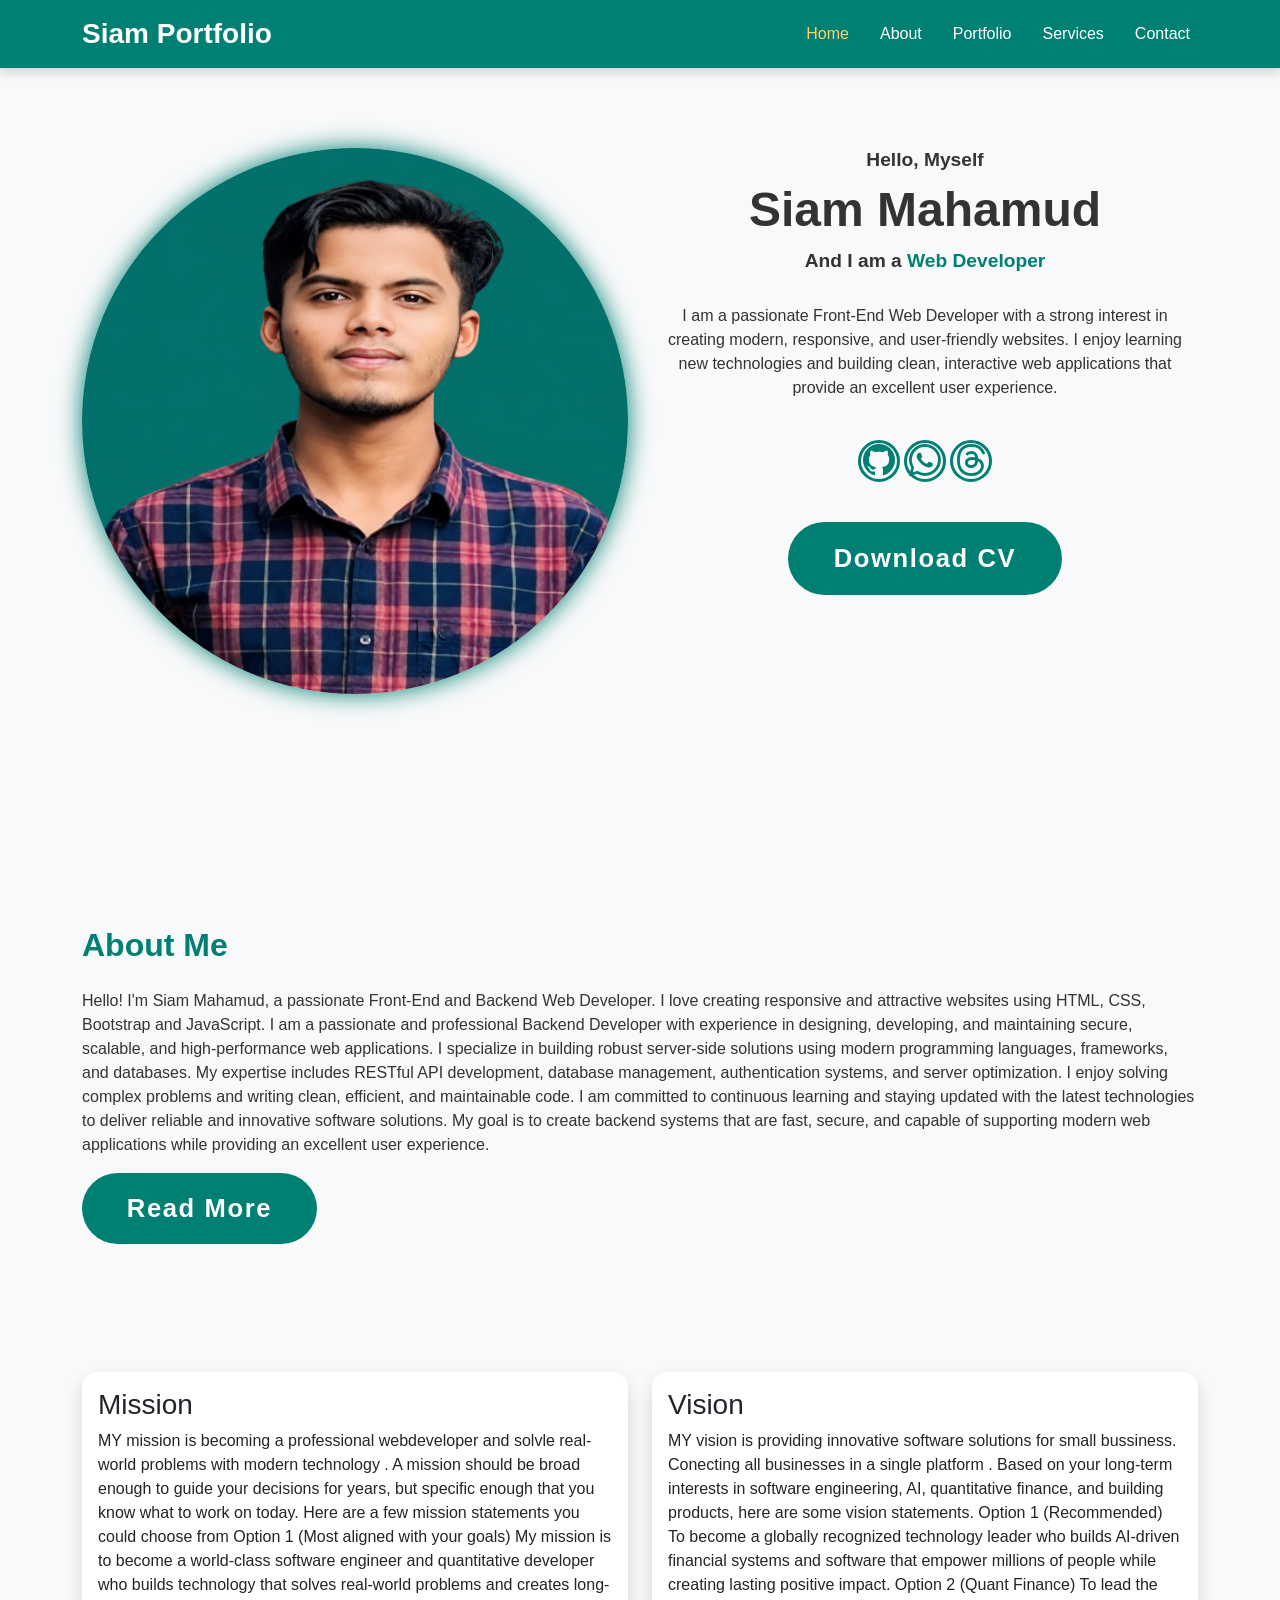
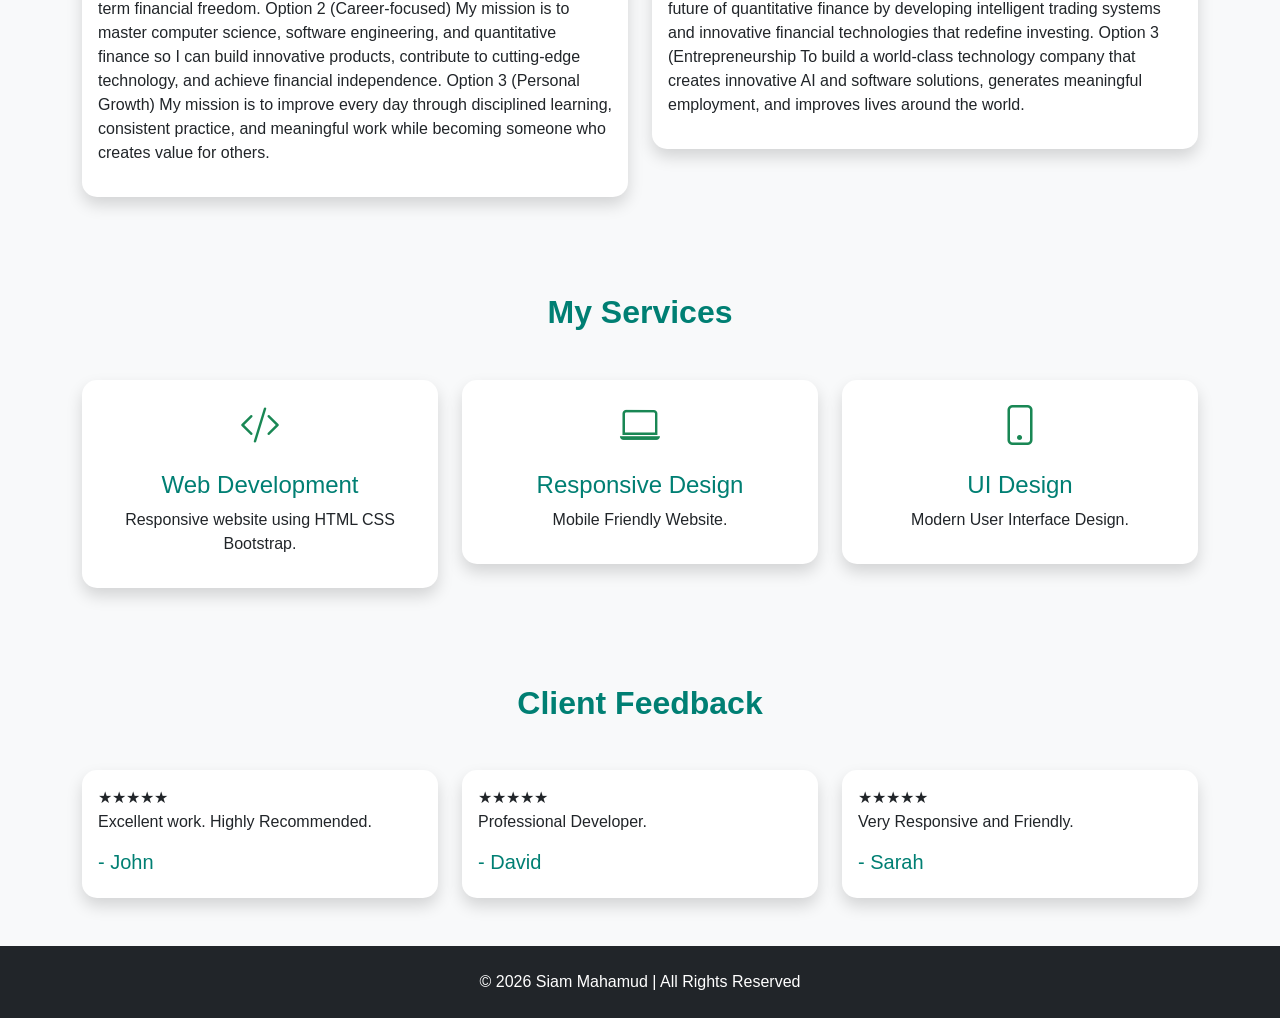
<file: index.html>
<!DOCTYPE html>
<html lang="en">
<head>
    <meta charset="UTF-8">
    <meta name="viewport" content="width=device-width, initial-scale=1.0">
    <title>Personal Portfolio</title>

    <!-- Bootstrap CSS -->
    <link href="https://cdn.jsdelivr.net/npm/bootstrap@5.3.7/dist/css/bootstrap.min.css" rel="stylesheet">

    <!-- Bootstrap Icons -->
    <link rel="stylesheet" href="https://cdn.jsdelivr.net/npm/bootstrap-icons@1.13.1/font/bootstrap-icons.min.css">

    <!-- Custom CSS -->
    <link rel="stylesheet" href="Css/style.css">
</head>
<body>

<!-- Navbar -->
<nav class="navbar navbar-expand-lg navbar-dark bg-dark sticky-top">
    <div class="container">
        <a class="navbar-brand fw-bold" href="#">Siam Portfolio</a>

        <button class="navbar-toggler" data-bs-toggle="collapse" data-bs-target="#menu">
            <span class="navbar-toggler-icon"></span>
        </button>

        <div class="collapse navbar-collapse" id="menu">
            <ul class="navbar-nav ms-auto">

                <li class="nav-item">
                    <a class="nav-link active" href="index.html">Home</a>
                </li>

                <li class="nav-item">
                    <a class="nav-link" href="about.html">About</a>
                </li>

                <li class="nav-item">
                    <a class="nav-link" href="portfolio.html">Portfolio</a>
                </li>

                <li class="nav-item">
                    <a class="nav-link" href="service.html">Services</a>
                </li>

                <li class="nav-item">
                    <a class="nav-link" href="contact.html">Contact</a>
                </li>

            </ul>
        </div>
    </div>
</nav>

<!-- Carousel -->

<section class=" container">

<div class="row">

<div class="home-img col-md-6 text-center">
    <img src="Image/image1.jpg" alt="profile image" >
</div>

<div class="home-content col-md-6 text-center">

    <h3>Hello, Myself</h3>
    <h1>Siam Mahamud</h1>
    <h3>
        And I am a <span class="ml-text"> Web Developer</span>
        
    </h3>
    <p>I am a passionate Front-End Web Developer with a strong interest in creating modern,
responsive, and user-friendly websites. I enjoy learning new technologies and
building clean, interactive web applications that provide an excellent user experience.</p><br>

    <p class="social-media">



        <a href="#"><i class="bi bi-github"></i></a>
        <a href="#"><i class="bi bi-whatsapp"></i></a>
        <a href="#"><i class="bi bi-threads"></i></a>
    </p><br>
    <a href="#" class="btn">Download CV</a>

</div>
</div>
<br><br><br>


</section>



</div>

</div>

</div>

</section>

    <section class="container">
    <div class="col-md-12">
        <h2>About Me</h2>

<p>
Hello! I'm Siam Mahamud, a passionate Front-End  and Backend  Web Developer.
I love creating responsive and attractive websites using HTML,
CSS, Bootstrap and JavaScript. I am a passionate and professional Backend Developer with experience in designing, developing, and maintaining secure, scalable, and high-performance web applications. I specialize in building robust server-side solutions using modern programming languages, frameworks, and databases. My expertise includes RESTful API development, database management, authentication systems, and server optimization. I enjoy solving complex problems and writing clean, efficient, and maintainable code. I am committed to continuous learning and staying updated with the latest technologies to deliver reliable and innovative software solutions. My goal is to create backend systems that are fast, secure, and capable of supporting modern web applications while providing an excellent user experience.
</p>

<a href="about.html" class="btn btn-success">
Read More
</a>

    </div>
</section>

<!-- Mission Vision -->

<section class="py-5 bg-light">

<div class="container">

<div class="row">

<div class="col-md-6">

<div class="card shadow">

<div class="card-body">

<h3>Mission</h3>

<p>
MY mission is becoming a professional webdeveloper and solvle
                             real-world problems with modern technology .
                             A mission should be broad enough to guide your decisions for years, 
                             but specific enough that you know what to work on today.

                            Here are a few mission statements you could choose from
                            Option 1 (Most aligned with your goals)
                            My mission is to become a world-class software engineer and quantitative 
                            developer who builds technology that solves real-world problems and creates 
                            long-term financial freedom.
                            Option 2 (Career-focused)
                            My mission is to master computer science, software engineering, and quantitative 
                            finance so I can build innovative products, contribute to cutting-edge 
                            technology, and achieve financial independence.
                            Option 3 (Personal Growth)
                            My mission is to improve every day through disciplined learning, 
                            consistent practice, and meaningful work while becoming someone who creates value for others.
</p>

</div>

</div>

</div>

<div class="col-md-6">

<div class="card shadow">

<div class="card-body">

<h3>Vision</h3>

<p>
MY vision is providing innovative software solutions for small bussiness.
                             Conecting all businesses in a single platform .
                             Based on your long-term interests in software engineering, AI, quantitative 
                             finance, and building products, here are some vision statements.

                            Option 1 (Recommended)
                            To become a globally recognized technology leader who builds AI-driven financial 
                            systems and software that empower millions of people while creating lasting positive impact.
                            Option 2 (Quant Finance)
                            To lead the future of quantitative finance by developing intelligent 
                            trading systems and innovative financial technologies that redefine investing.
                            Option 3 (Entrepreneurship
                            To build a world-class technology company that creates 
                            innovative AI and software solutions, generates meaningful employment, and improves lives around the world.
</p>

</div>

</div>

</div>

</div>

</div>

</section>

<!-- Services -->

<section class="py-5">

<div class="container">

<h2 class="text-center mb-5">
My Services
</h2>

<div class="row g-4">

<div class="col-md-4">

<div class="card text-center shadow">

<div class="card-body">

<i class="bi bi-code-slash fs-1 text-success"></i>

<h4>Web Development</h4>

<p>Responsive website using HTML CSS Bootstrap.</p>

</div>

</div>

</div>

<div class="col-md-4">

<div class="card text-center shadow">

<div class="card-body">

<i class="bi bi-laptop fs-1 text-success"></i>

<h4>Responsive Design</h4>

<p>Mobile Friendly Website.</p>

</div>

</div>

</div>

<div class="col-md-4">

<div class="card text-center shadow">

<div class="card-body">

<i class="bi bi-phone fs-1 text-success"></i>

<h4>UI Design</h4>

<p>Modern User Interface Design.</p>

</div>

</div>

</div>

</div>

</div>

</section>

<!-- Client Feedback -->

<section class="py-5 bg-light">

<div class="container">

<h2 class="text-center mb-5">
Client Feedback
</h2>

<div class="row">

<div class="col-md-4">

<div class="card shadow">

<div class="card-body">

★★★★★

<p>
Excellent work. Highly Recommended.
</p>

<h5>- John</h5>

</div>

</div>

</div>

<div class="col-md-4">

<div class="card shadow">

<div class="card-body">

★★★★★

<p>
Professional Developer.
</p>

<h5>- David</h5>

</div>

</div>

</div>

<div class="col-md-4">

<div class="card shadow">

<div class="card-body">

★★★★★

<p>
Very Responsive and Friendly.
</p>

<h5>- Sarah</h5>

</div>

</div>

</div>

</div>

</div>

</section>

<!-- Footer -->

<footer class="bg-dark text-white text-center p-4">

<p>
© 2026 Siam Mahamud | All Rights Reserved
</p>

</footer>

<!-- Bootstrap JS -->

<script src="https://cdn.jsdelivr.net/npm/bootstrap@5.3.7/dist/js/bootstrap.bundle.min.js"></script>

</body>
</html>
</file>
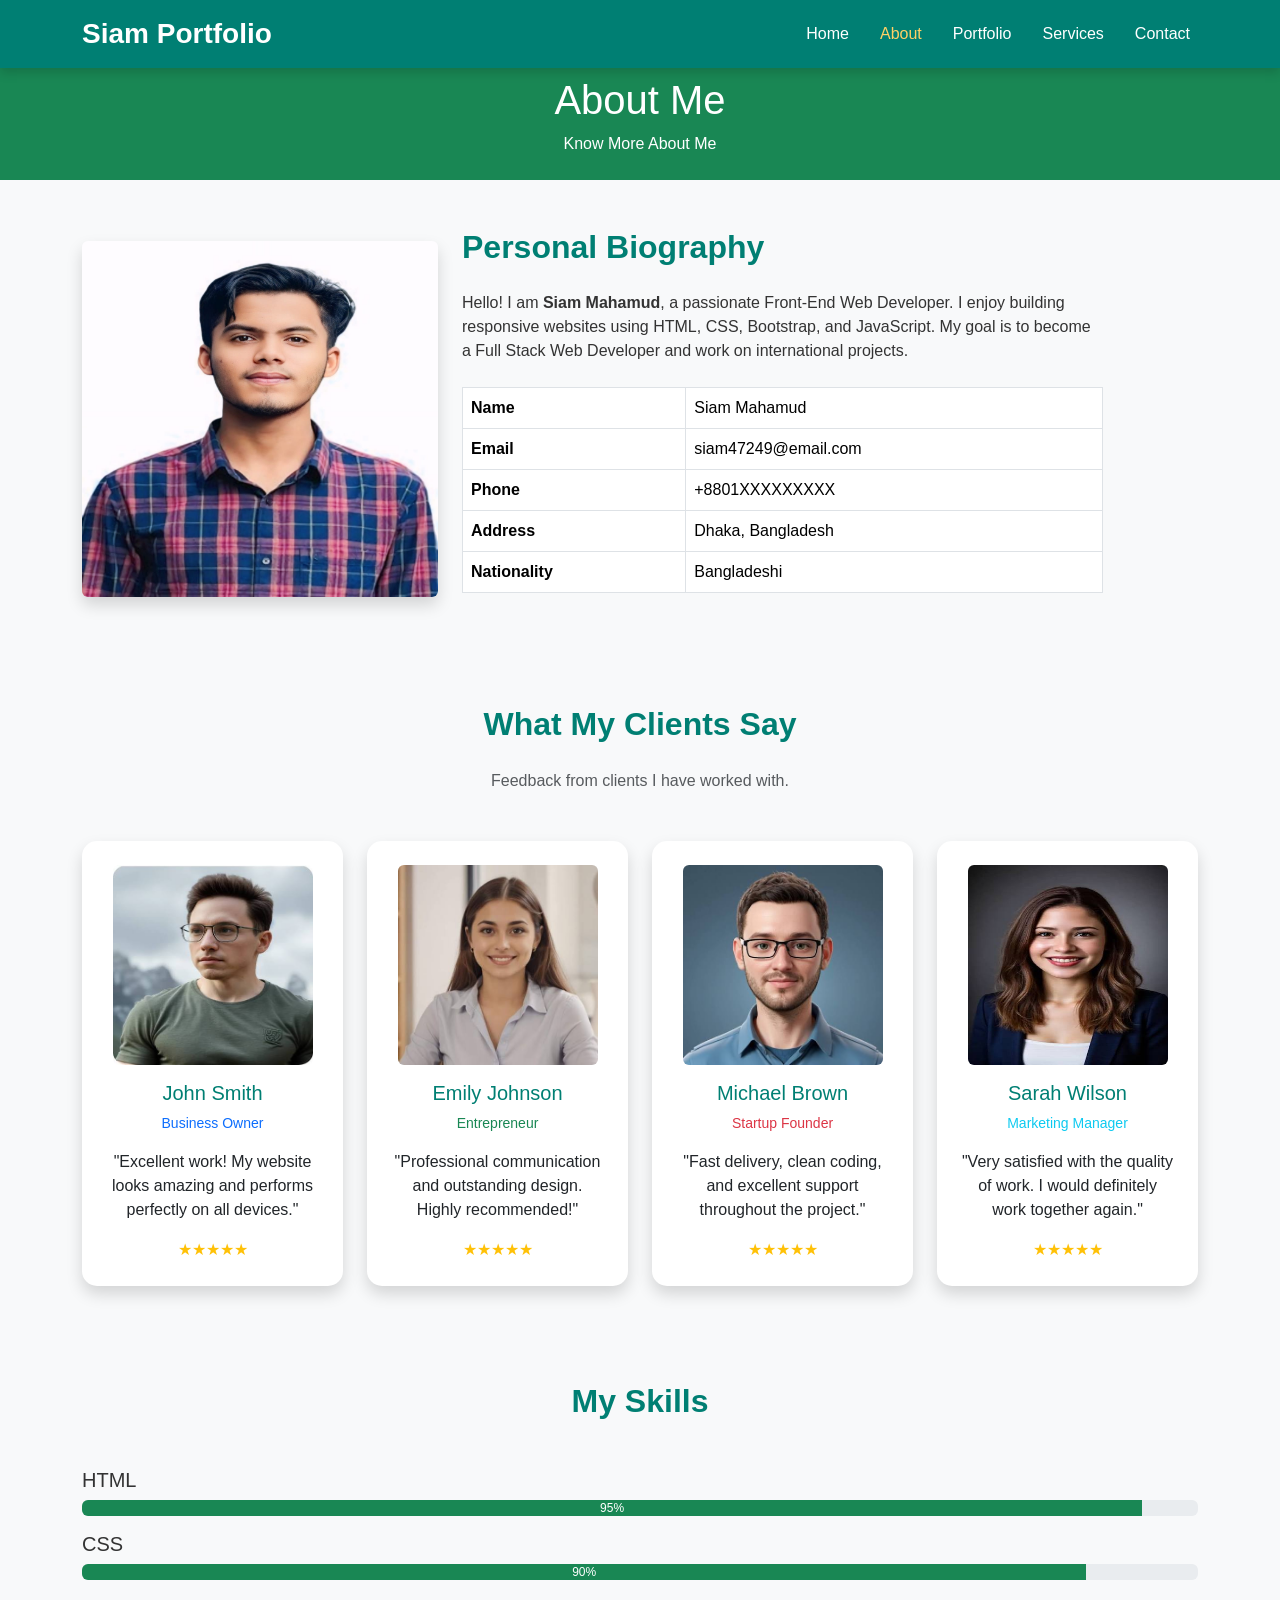
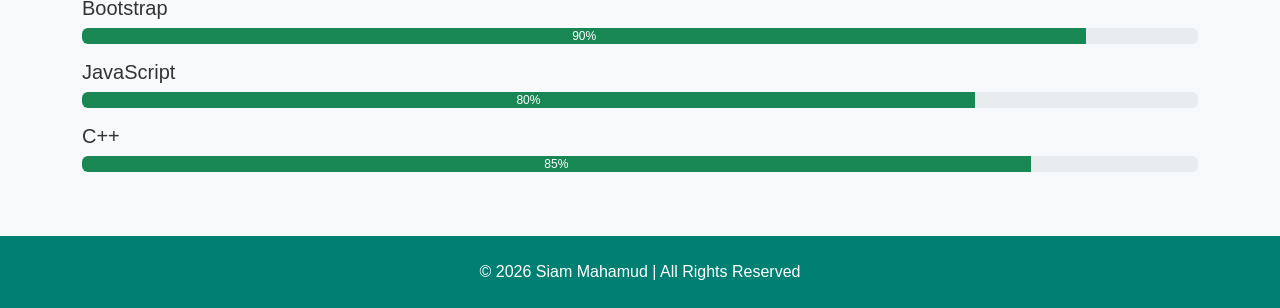
<file: about.html>
<!DOCTYPE html>
<html lang="en">

<head>
    <meta charset="UTF-8">
    <meta name="viewport" content="width=device-width, initial-scale=1.0">
    <title>About Me</title>

    <link href="https://cdn.jsdelivr.net/npm/bootstrap@5.3.7/dist/css/bootstrap.min.css" rel="stylesheet">

    <link rel="stylesheet" href="Css/style.css">
</head>

<body>

<!-- Navbar -->

<nav class="navbar navbar-expand-lg navbar-dark">

<div class="container">

<a class="navbar-brand" href="index.html">Siam Portfolio</a>

<button class="navbar-toggler" data-bs-toggle="collapse" data-bs-target="#menu">

<span class="navbar-toggler-icon"></span>

</button>

<div class="collapse navbar-collapse" id="menu">

<ul class="navbar-nav ms-auto">

<li class="nav-item"><a class="nav-link" href="index.html">Home</a></li>

<li class="nav-item"><a class="nav-link active" href="about.html">About</a></li>

<li class="nav-item"><a class="nav-link" href="portfolio.html">Portfolio</a></li>

<li class="nav-item"><a class="nav-link" href="service.html">Services</a></li>

<li class="nav-item"><a class="nav-link" href="contact.html">Contact</a></li>

</ul>

</div>

</div>

</nav>

<!-- Page Title -->

<section class="bg-success text-white text-center py-2">

<div class="container">

<h1>About Me</h1>

<p>Know More About Me</p>

</div>

</section>

<!-- Biography -->

<section class="py-5">

<div class="container">

<div class="row align-items-center">

<div class="col-lg-4 ">

<img src="Image/profile.jpg.jpeg" class="img-fluid rounded shadow">

</div>

<div class="col-lg-7">

<h2>Personal Biography</h2>

<p>
Hello! I am <strong>Siam Mahamud</strong>, a passionate Front-End Web Developer.
I enjoy building responsive websites using HTML, CSS, Bootstrap, and JavaScript.
My goal is to become a Full Stack Web Developer and work on international projects.
</p>

<table class="table table-bordered mt-4">

<tr>
<th>Name</th>
<td>Siam Mahamud</td>
</tr>

<tr>
<th>Email</th>
<td>siam47249@email.com</td>
</tr>

<tr>
<th>Phone</th>
<td>+8801XXXXXXXXX</td>
</tr>

<tr>
<th>Address</th>
<td>Dhaka, Bangladesh</td>
</tr>

<tr>
<th>Nationality</th>
<td>Bangladeshi</td>
</tr>

</table>

</div>

</div>

</div>

</section>

<!-- Existing Clients -->

<section class="container py-5">

    <div class="text-center mb-5">
        <h2 class="fw-bold">What My Clients Say</h2>
        <p class="text-muted">
            Feedback from clients I have worked with.
        </p>
    </div>

    <div class="row g-4">

        <!-- Client 1 -->
        <div class="col-md-6 col-lg-3">

            <div class="card shadow h-100 text-center p-4">

                <img src="Image/client2.jpg"
                     class="rounded mx-auto mb-3"
                     width="200"
                     height="200"
                     alt="Client 1">

                <h5>John Smith</h5>

                <small class="text-primary">
                    Business Owner
                </small>

                <p class="mt-3">
                    "Excellent work! My website looks amazing and performs perfectly on all devices."
                </p>

                <div class="text-warning">
                    ★★★★★
                </div>

            </div>

        </div>

        <!-- Client 2 -->
        <div class="col-md-6 col-lg-3">

            <div class="card shadow h-100 text-center p-4">

                <img src="Image/client4.jpg"
                     class="rounded mx-auto mb-3"
                     width="200"
                     height="200"
                     alt="Client 2">

                <h5>Emily Johnson</h5>

                <small class="text-success">
                    Entrepreneur
                </small>

                <p class="mt-3">
                    "Professional communication and outstanding design. Highly recommended!"
                </p>

                <div class="text-warning">
                    ★★★★★
                </div>

            </div>

        </div>

        <!-- Client 3 -->
        <div class="col-md-6 col-lg-3">

            <div class="card shadow h-100 text-center p-4">

                <img src="Image/client3.jpg"
                     class="rounded mx-auto mb-3"
                     width="200"
                     height="200"
                     alt="Client 3">

                <h5>Michael Brown</h5>

                <small class="text-danger">
                    Startup Founder
                </small>

                <p class="mt-3">
                    "Fast delivery, clean coding, and excellent support throughout the project."
                </p>

                <div class="text-warning">
                    ★★★★★
                </div>

            </div>

        </div>

        <!-- Client 4 -->
        <div class="col-md-6 col-lg-3">

            <div class="card shadow h-100 text-center p-4">

                <img src="Image/client1.jpg"
                     class="rounded mx-auto mb-3"
                     width="200"
                     height="200"
                     alt="Client 4">

                <h5>Sarah Wilson</h5>

                <small class="text-info">
                    Marketing Manager
                </small>

                <p class="mt-3">
                    "Very satisfied with the quality of work. I would definitely work together again."
                </p>

                <div class="text-warning">
                    ★★★★★
                </div>

            </div>

        </div>

    </div>

</section>

<!-- Skills -->

<section class="py-5">

<div class="container">

<h2 class="text-center mb-5">My Skills</h2>

<h5>HTML</h5>

<div class="progress mb-3">

<div class="progress-bar bg-success" style="width:95%">

95%

</div>

</div>

<h5>CSS</h5>

<div class="progress mb-3">

<div class="progress-bar bg-success" style="width:90%">

90%

</div>

</div>

<h5>Bootstrap</h5>

<div class="progress mb-3">

<div class="progress-bar bg-success" style="width:90%">

90%

</div>

</div>

<h5>JavaScript</h5>

<div class="progress mb-3">

<div class="progress-bar bg-success" style="width:80%">

80%

</div>

</div>

<h5>C++</h5>

<div class="progress mb-3">

<div class="progress-bar bg-success" style="width:85%">

85%

</div>

</div>

</div>

</section>

<!-- Footer -->

<footer class="text-center text-white p-4">

<p>© 2026 Siam Mahamud | All Rights Reserved</p>

</footer>

<script src="https://cdn.jsdelivr.net/npm/bootstrap@5.3.7/dist/js/bootstrap.bundle.min.js"></script>

</body>

</html>
</file>
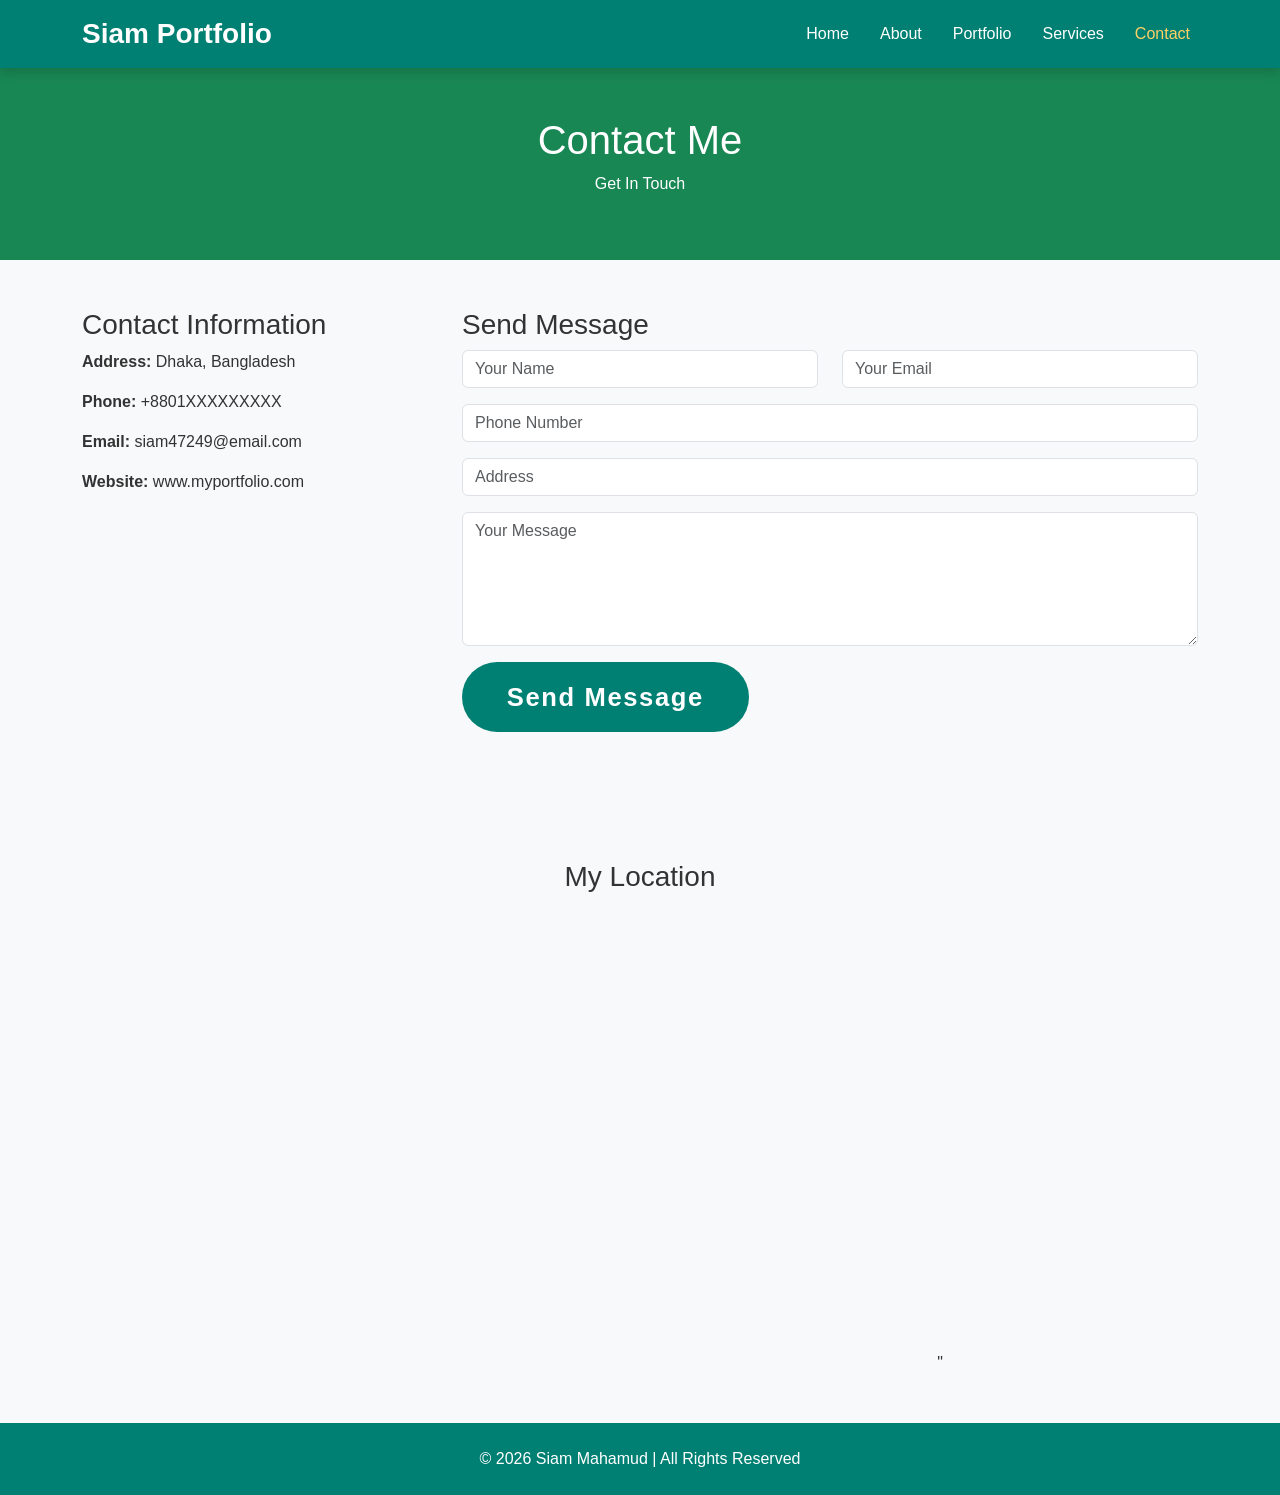
<file: contact.html>
<!DOCTYPE html>
<html lang="en">
<head>
<meta charset="UTF-8">
<meta name="viewport" content="width=device-width, initial-scale=1.0">

<title>Contact</title>

<link href="https://cdn.jsdelivr.net/npm/bootstrap@5.3.7/dist/css/bootstrap.min.css" rel="stylesheet">
<link rel="stylesheet" href="Css/style.css">
</head>

<body>

<!-- Navbar -->

<nav class="navbar navbar-expand-lg navbar-dark">

<div class="container">

<a class="navbar-brand" href="index.html">Siam Portfolio</a>

<button class="navbar-toggler" data-bs-toggle="collapse" data-bs-target="#menu">
<span class="navbar-toggler-icon"></span>
</button>

<div class="collapse navbar-collapse" id="menu">

<ul class="navbar-nav ms-auto">

<li class="nav-item"><a class="nav-link" href="index.html">Home</a></li>

<li class="nav-item"><a class="nav-link" href="about.html">About</a></li>

<li class="nav-item"><a class="nav-link" href="portfolio.html">Portfolio</a></li>

<li class="nav-item"><a class="nav-link" href="service.html">Services</a></li>

<li class="nav-item"><a class="nav-link active" href="contact.html">Contact</a></li>

</ul>

</div>

</div>

</nav>

<!-- Page Title -->

<section class="bg-success text-white text-center py-5">

<div class="container">

<h1>Contact Me</h1>

<p>Get In Touch</p>

</div>

</section>

<!-- Contact Info -->

<section class="py-5">

<div class="container">

<div class="row">

<div class="col-lg-4">

<h3>Contact Information</h3>

<p><strong>Address:</strong> Dhaka, Bangladesh</p>

<p><strong>Phone:</strong> +8801XXXXXXXXX</p>

<p><strong>Email:</strong> siam47249@email.com</p>

<p><strong>Website:</strong> www.myportfolio.com</p>

</div>

<!-- Contact Form -->

<div class="col-lg-8">

<h3>Send Message</h3>

<form id="contactForm">

<div class="row">

<div class="col-md-6 mb-3">

<input type="text" id="name" class="form-control" placeholder="Your Name">

</div>

<div class="col-md-6 mb-3">

<input type="email" id="email" class="form-control" placeholder="Your Email">

</div>

</div>

<div class="mb-3">

<input type="text" id="phone" class="form-control" placeholder="Phone Number">

</div>

<div class="mb-3">

<input type="text" id="address" class="form-control" placeholder="Address">

</div>

<div class="mb-3">

<textarea id="message" rows="5" class="form-control" placeholder="Your Message"></textarea>

</div>

<button type="submit" class="btn btn-success">

Send Message

</button>

</form>

</div>

</div>

</div>

</section>

<!-- Google Map -->

<section class="pb-5">

<div class="container" id="map">

<h3 class="text-center mb-4">My Location</h3>

<iframe src="https://www.google.com/maps/embed?pb=!1m18!1m12!1m3!1d3649.849393842342!2d90.3568249756897!3d23.823953978620395!2m3!1f0!2f0!3f0!3m2!1i1024!2i768!4f13.1!3m3!1m2!1s0x3755c19be52acff3%3A0x704eb6971cb9fc9!2sExtension%20Pallabi!5e0!3m2!1sen!2sbd!4v1784642431813!5m2!1sen!2sbd" width="600" height="450" style="border:0;" allowfullscreen="" loading="lazy" referrerpolicy="strict-origin-when-cross-origin" ></iframe>"
</div>

</section>

<!-- Footer -->

<footer class="text-center text-white p-4">

<p>© 2026 Siam Mahamud | All Rights Reserved</p>

</footer>

<!-- Bootstrap JS -->

<script src="https://cdn.jsdelivr.net/npm/bootstrap@5.3.7/dist/js/bootstrap.bundle.min.js"></script>

<!-- Validation JS -->

<script>

document.getElementById("contactForm").addEventListener("submit", function(e){

e.preventDefault();

let name = document.getElementById("name").value;
let email = document.getElementById("email").value;
let phone = document.getElementById("phone").value;
let address = document.getElementById("address").value;
let message = document.getElementById("message").value;

if(name == "" || email == "" || phone == "" || address == "" || message == ""){

alert("All fields are required!");

return;

}

if(phone.length < 11){

alert("Phone number must be at least 11 digits!");

return;

}

alert("Message Sent Successfully!");

});

</script>

</body>
</html>
</file>
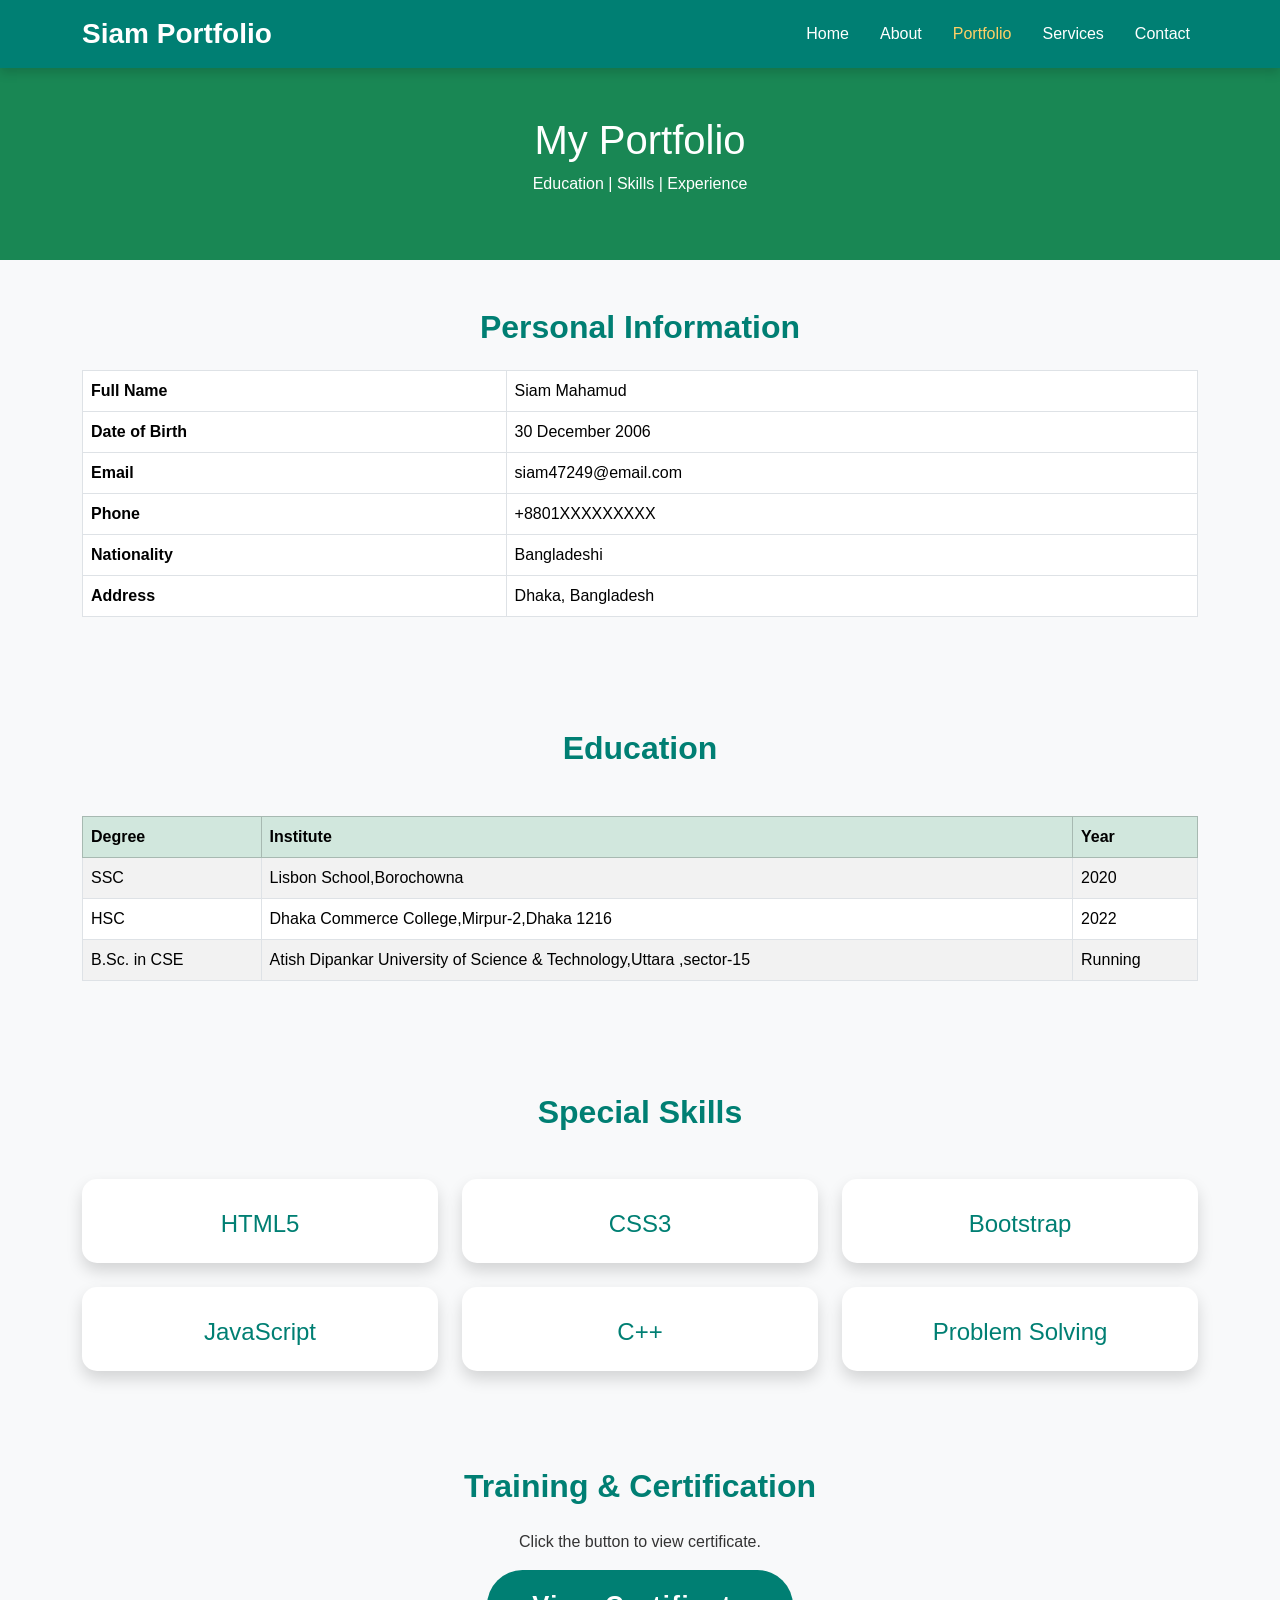
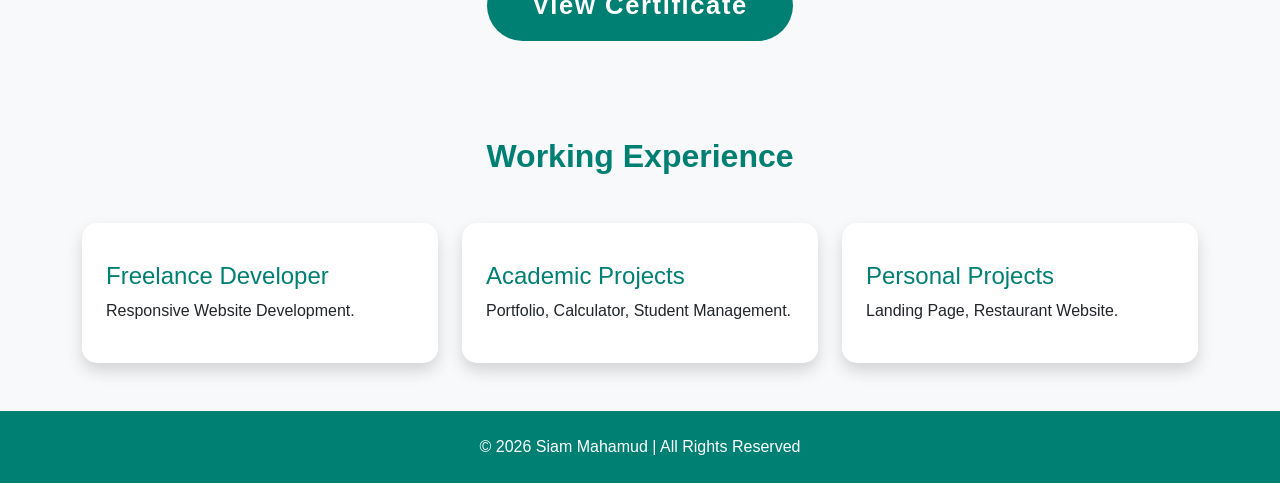
<file: portfolio.html>
<!DOCTYPE html>
<html lang="en">

<head>
<meta charset="UTF-8">
<meta name="viewport" content="width=device-width, initial-scale=1.0">

<title>Portfolio</title>

<link href="https://cdn.jsdelivr.net/npm/bootstrap@5.3.7/dist/css/bootstrap.min.css" rel="stylesheet">

<link rel="stylesheet" href="Css/style.css">

</head>

<body>

<!-- Navbar -->

<nav class="navbar navbar-expand-lg navbar-dark">

<div class="container">

<a class="navbar-brand" href="index.html">Siam Portfolio</a>

<button class="navbar-toggler" data-bs-toggle="collapse" data-bs-target="#menu">
<span class="navbar-toggler-icon"></span>
</button>

<div class="collapse navbar-collapse" id="menu">

<ul class="navbar-nav ms-auto">

<li class="nav-item"><a class="nav-link" href="index.html">Home</a></li>

<li class="nav-item"><a class="nav-link" href="about.html">About</a></li>

<li class="nav-item"><a class="nav-link active" href="portfolio.html">Portfolio</a></li>

<li class="nav-item"><a class="nav-link" href="service.html">Services</a></li>

<li class="nav-item"><a class="nav-link" href="contact.html">Contact</a></li>

</ul>

</div>

</div>

</nav>

<!-- Page Title -->

<section class="bg-success text-white text-center py-5">

<div class="container">

<h1>My Portfolio</h1>

<p>Education | Skills | Experience</p>

</div>

</section>

<!-- Personal Information -->

<section class="py-5">

<div class="container">

<h2 class="text-center mb-4">Personal Information</h2>

<table class="table table-bordered">

<tr>
<th>Full Name</th>
<td>Siam Mahamud</td>
</tr>

<tr>
<th>Date of Birth</th>
<td>30 December 2006</td>
</tr>

<tr>
<th>Email</th>
<td>siam47249@email.com</td>
</tr>

<tr>
<th>Phone</th>
<td>+8801XXXXXXXXX</td>
</tr>

<tr>
<th>Nationality</th>
<td>Bangladeshi</td>
</tr>

<tr>
<th>Address</th>
<td>Dhaka, Bangladesh</td>
</tr>

</table>

</div>

</section>

<!-- Education -->

<section class="py-5 bg-light">

<div class="container">

<h2 class="text-center mb-5">Education</h2>

<table class="table table-striped table-bordered">

<thead class="table-success">

<tr>

<th>Degree</th>

<th>Institute</th>

<th>Year</th>

</tr>

</thead>

<tbody>

<tr>

<td>SSC</td>

<td>Lisbon School,Borochowna</td>

<td>2020</td>

</tr>

<tr>

<td>HSC</td>

<td>Dhaka Commerce College,Mirpur-2,Dhaka 1216</td>

<td>2022</td>

</tr>

<tr>

<td>B.Sc. in CSE</td>

<td>Atish Dipankar University of Science & Technology,Uttara ,sector-15</td>

<td>Running</td>

</tr>

</tbody>

</table>

</div>

</section>

<!-- Special Skills -->

<section class="py-5">

<div class="container">

<h2 class="text-center mb-5">Special Skills</h2>

<div class="row">

<div class="col-md-4">

<div class="card shadow p-3 text-center">

<h4>HTML5</h4>

</div>

</div>

<div class="col-md-4">

<div class="card shadow p-3 text-center">

<h4>CSS3</h4>

</div>

</div>

<div class="col-md-4">

<div class="card shadow p-3 text-center">

<h4>Bootstrap</h4>

</div>

</div>

<div class="col-md-4 mt-4">

<div class="card shadow p-3 text-center">

<h4>JavaScript</h4>

</div>

</div>

<div class="col-md-4 mt-4">

<div class="card shadow p-3 text-center">

<h4>C++</h4>

</div>

</div>

<div class="col-md-4 mt-4">

<div class="card shadow p-3 text-center">

<h4>Problem Solving</h4>

</div>

</div>

</div>

</div>

</section>

<!-- Training -->

<section class="py-5 bg-light">

<div class="container text-center">

<h2>Training & Certification</h2>

<p>Click the button to view certificate.</p>

<button class="btn btn-success" data-bs-toggle="modal" data-bs-target="#certificate">

View Certificate

</button>

</div>

</section>

<!-- Modal -->

<div class="modal fade" id="certificate">

<div class="modal-dialog">

<div class="modal-content">

<div class="modal-header">

<h5 class="modal-title">

Training Certificate

</h5>

<button class="btn-close" data-bs-dismiss="modal"></button>

</div>

<div class="modal-body">

<ul>

<li>Web Design Certificate</li>

<li>Responsive Web Design</li>

<li>JavaScript Basic</li>

<li>Bootstrap 5</li>

</ul>

</div>

<div class="modal-footer">

<button class="btn btn-secondary" data-bs-dismiss="modal">

Close

</button>

</div>

</div>

</div>

</div>

<!-- Experience -->

<section class="py-5">

<div class="container">

<h2 class="text-center mb-5">

Working Experience

</h2>

<div class="row">

<div class="col-md-4">

<div class="card shadow p-4">

<h4>Freelance Developer</h4>

<p>Responsive Website Development.</p>

</div>

</div>

<div class="col-md-4">

<div class="card shadow p-4">

<h4>Academic Projects</h4>

<p>Portfolio, Calculator, Student Management.</p>

</div>

</div>

<div class="col-md-4">

<div class="card shadow p-4">

<h4>Personal Projects</h4>

<p>Landing Page, Restaurant Website.</p>

</div>

</div>

</div>

</div>

</section>

<!-- Footer -->

<footer class="text-center text-white p-4">

<p>

© 2026 Siam Mahamud | All Rights Reserved

</p>

</footer>

<script src="https://cdn.jsdelivr.net/npm/bootstrap@5.3.7/dist/js/bootstrap.bundle.min.js"></script>

</body>

</html>
</file>
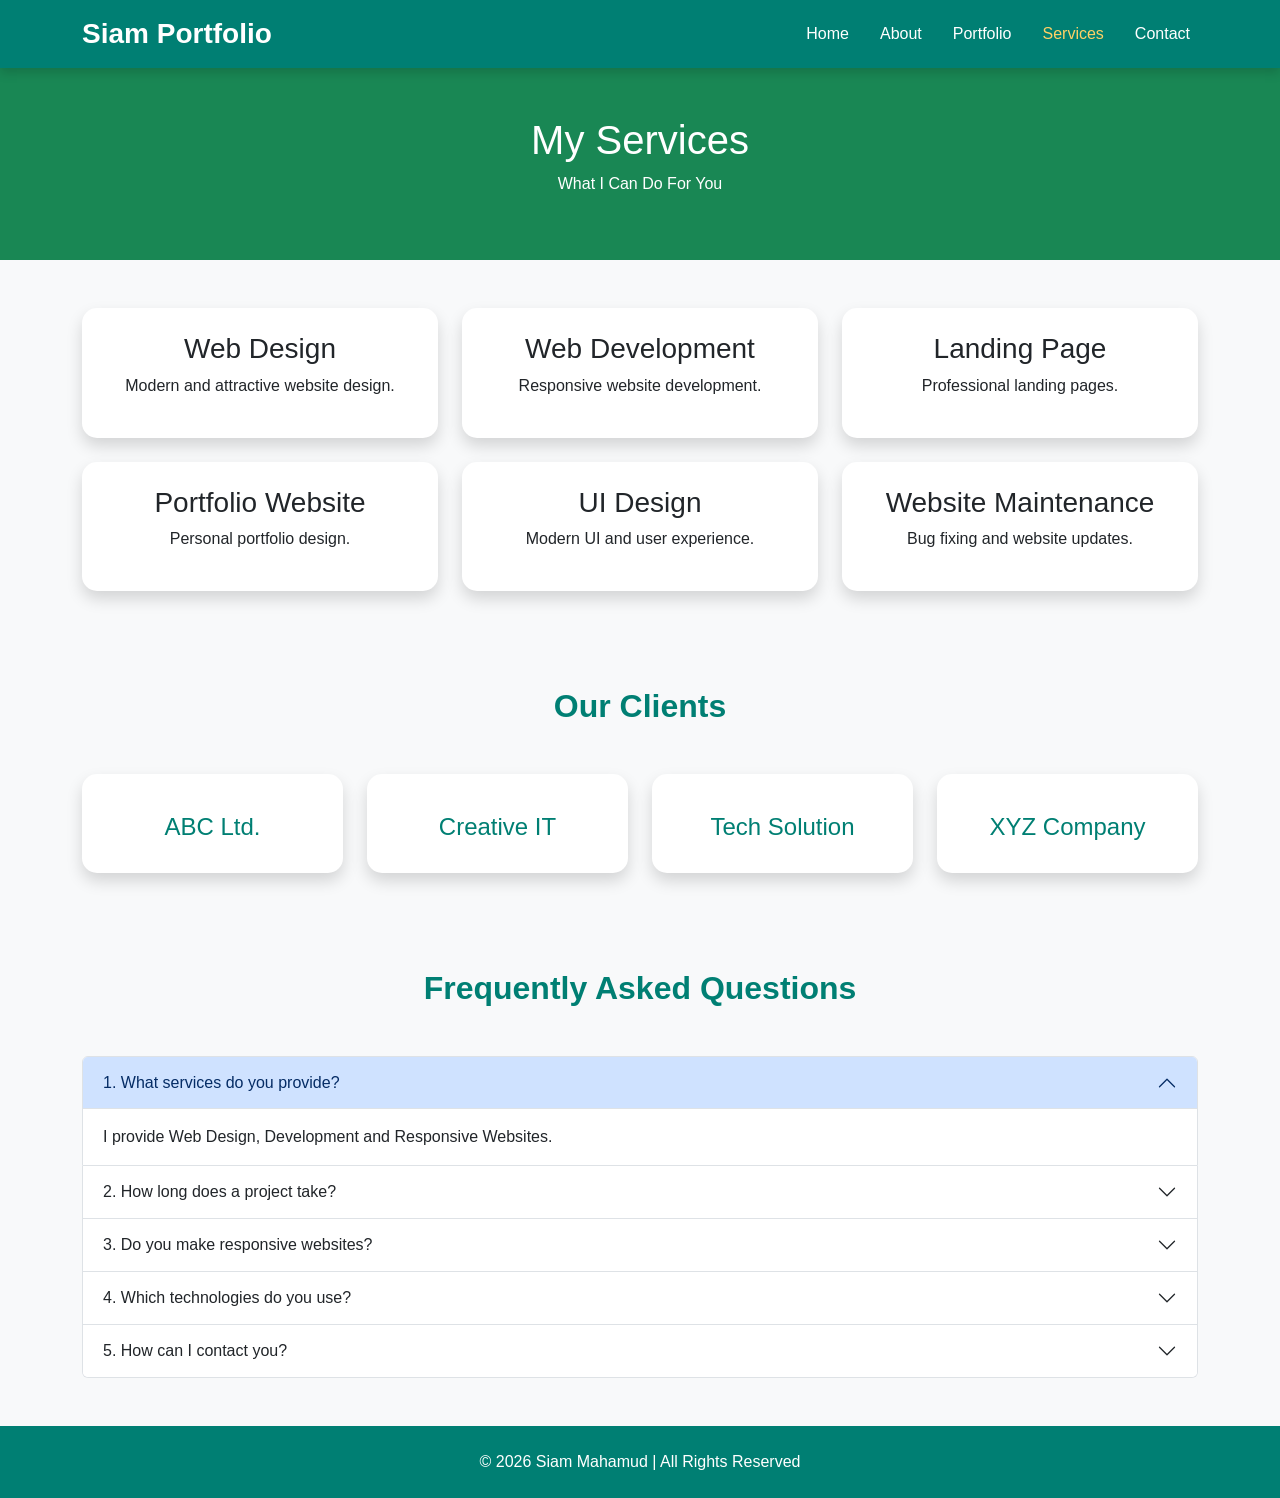
<file: service.html>
<!DOCTYPE html>
<html lang="en">
<head>
<meta charset="UTF-8">
<meta name="viewport" content="width=device-width, initial-scale=1.0">

<title>Services</title>

<link href="https://cdn.jsdelivr.net/npm/bootstrap@5.3.7/dist/css/bootstrap.min.css" rel="stylesheet">
<link rel="stylesheet" href="Css/style.css">

</head>
<body>

<!-- Navbar -->

<nav class="navbar navbar-expand-lg navbar-dark">

<div class="container">

<a class="navbar-brand" href="index.html">Siam Portfolio</a>

<button class="navbar-toggler" data-bs-toggle="collapse" data-bs-target="#menu">

<span class="navbar-toggler-icon"></span>

</button>

<div class="collapse navbar-collapse" id="menu">

<ul class="navbar-nav ms-auto">

<li class="nav-item"><a class="nav-link" href="index.html">Home</a></li>

<li class="nav-item"><a class="nav-link" href="about.html">About</a></li>

<li class="nav-item"><a class="nav-link" href="portfolio.html">Portfolio</a></li>

<li class="nav-item"><a class="nav-link active" href="service.html">Services</a></li>

<li class="nav-item"><a class="nav-link" href="contact.html">Contact</a></li>

</ul>

</div>

</div>

</nav>

<!-- Page Title -->

<section class="bg-success text-white text-center py-5">

<div class="container">

<h1>My Services</h1>

<p>What I Can Do For You</p>

</div>

</section>

<!-- Service Grid -->

<section class="py-5">

<div class="container">

<div class="row g-4">

<div class="col-md-4">
<div class="card shadow text-center p-4">
<h3>Web Design</h3>
<p>Modern and attractive website design.</p>
</div>
</div>

<div class="col-md-4">
<div class="card shadow text-center p-4">
<h3>Web Development</h3>
<p>Responsive website development.</p>
</div>
</div>

<div class="col-md-4">
<div class="card shadow text-center p-4">
<h3>Landing Page</h3>
<p>Professional landing pages.</p>
</div>
</div>

<div class="col-md-4">
<div class="card shadow text-center p-4">
<h3>Portfolio Website</h3>
<p>Personal portfolio design.</p>
</div>
</div>

<div class="col-md-4">
<div class="card shadow text-center p-4">
<h3>UI Design</h3>
<p>Modern UI and user experience.</p>
</div>
</div>

<div class="col-md-4">
<div class="card shadow text-center p-4">
<h3>Website Maintenance</h3>
<p>Bug fixing and website updates.</p>
</div>
</div>

</div>

</div>

</section>

<!-- Clients -->

<section class="py-5 bg-light">

<div class="container">

<h2 class="text-center mb-5">Our Clients</h2>

<div class="row text-center">

<div class="col-md-3">
<div class="card p-4 shadow">
<h4>ABC Ltd.</h4>
</div>
</div>

<div class="col-md-3">
<div class="card p-4 shadow">
<h4>Creative IT</h4>
</div>
</div>

<div class="col-md-3">
<div class="card p-4 shadow">
<h4>Tech Solution</h4>
</div>
</div>

<div class="col-md-3">
<div class="card p-4 shadow">
<h4>XYZ Company</h4>
</div>
</div>

</div>

</div>

</section>

<!-- FAQ -->

<section class="py-5">

<div class="container">

<h2 class="text-center mb-5">Frequently Asked Questions</h2>

<div class="accordion" id="faq">

<div class="accordion-item">

<h2 class="accordion-header">

<button class="accordion-button" data-bs-toggle="collapse" data-bs-target="#q1">

1. What services do you provide?

</button>

</h2>

<div id="q1" class="accordion-collapse collapse show">

<div class="accordion-body">

I provide Web Design, Development and Responsive Websites.

</div>

</div>

</div>

<div class="accordion-item">

<h2 class="accordion-header">

<button class="accordion-button collapsed" data-bs-toggle="collapse" data-bs-target="#q2">

2. How long does a project take?

</button>

</h2>

<div id="q2" class="accordion-collapse collapse">

<div class="accordion-body">

Normally 5–10 working days.

</div>

</div>

</div>

<div class="accordion-item">

<h2 class="accordion-header">

<button class="accordion-button collapsed" data-bs-toggle="collapse" data-bs-target="#q3">

3. Do you make responsive websites?

</button>

</h2>

<div id="q3" class="accordion-collapse collapse">

<div class="accordion-body">

Yes, all websites are mobile friendly.

</div>

</div>

</div>

<div class="accordion-item">

<h2 class="accordion-header">

<button class="accordion-button collapsed" data-bs-toggle="collapse" data-bs-target="#q4">

4. Which technologies do you use?

</button>

</h2>

<div id="q4" class="accordion-collapse collapse">

<div class="accordion-body">

HTML, CSS, Bootstrap, JavaScript and PHP.

</div>

</div>

</div>

<div class="accordion-item">

<h2 class="accordion-header">

<button class="accordion-button collapsed" data-bs-toggle="collapse" data-bs-target="#q5">

5. How can I contact you?

</button>

</h2>

<div id="q5" class="accordion-collapse collapse">

<div class="accordion-body">

You can contact me via Email or Contact Form.

</div>

</div>

</div>

</div>

</div>

</section>

<!-- Footer -->

<footer class="text-center text-white p-4">

<p>© 2026 Siam Mahamud | All Rights Reserved</p>

</footer>

<script src="https://cdn.jsdelivr.net/npm/bootstrap@5.3.7/dist/js/bootstrap.bundle.min.js"></script>

</body>
</html>
</file>
<file: Css/style.css>
*{
    margin:0;
    padding:0;
    box-sizing:border-box;
    font-family:'Poppins',sans-serif;
}

html{

    scroll-behavior: smooth;
}

body{
    background:#f8f9fa;
    color:#333;
;
}

                         /* NAVBAR */

.navbar{
    background:#007f73 !important;
    box-shadow:0 5px 10px rgba(0,0,0,.15);
}

.navbar-brand{
    font-size:28px;
    font-weight:700;
}

.nav-link{
    color:#fff !important;
    margin-left:15px;
    transition:.4s;
}

.nav-link:hover,
.nav-link.active{
    color:#ffd166 !important;
}

:root{
    --bg-color:#fff;
    ---snd-coloe:#d5fdf9;
    --text-color:#000;
    --main-color:#007f73;


}

.home-img img{
    width:50vw;
    border-radius: 100%;
    box-shadow: 0 0 25px var(--main-color);
    cursor: pointer;
    animation-name: floatImage;
    animation-duration: 4s;
    animation-iteration-count: infinite;
    animation-timing-function: ease-in-out;
    transition: 0.4s ease;
}
.home-img img:hover{
    box-shadow: 0 0 25px var(--main-color),
                0 0 35px var(--main-color),  
                0 0 45px var(--main-color);
}

@keyframes floatImage {
    0%{
        transform: translateY(0);
    }
    50%{
        transform: translateY(-2.4rem);
    }
    100%{
        transform: translateY(0);
    }
    
}
.home-content{
    margin-left:  0rem;

}
.home-content h3{

font-size: 1.2rem;
font-weight: 700;

}
.home-content h3:nth-of-type(2){
    margin-bottom: 2rem;
}


span{
    color: var(--main-color);
}
.home-content h1{

    font-size: 3rem;
font-weight: 700;
  line-height: 1.3;


}
.home-content p{
    font-size: 1rem;
}
.social-media a{
    display: inline-flex;
    justify-content: center;
    align-items: center;
    width: 42px;
    height: 42px;
    background: transparent;
    border: 0.2rem solid var(--main-color);
    border-radius: 50%;
    font-size: 2rem;
    color: var(--main-color);
    margin: 3rem 1.5rem, 3rem 0;
    transition: 0.3s ease;
}
.social-media a:hover{
    transform: scale(1.2) translateY(-10px);
    background-color: var(--main-color);
    color: var(--main-color);
    box-shadow: 0 0 25px var(--main-color);
}
.btn{
display: inline-block;
padding: 1rem 2.8rem;
background: var(--main-color);
border-radius: 4rem;
box-shadow: none;
font-size: 1.6rem;
color: var(--bg-color);
letter-spacing: 0.1rem;
font-weight: 600;
transition: 0.3s ease;


}

.btn:hover{

    box-shadow: 0 0 1.6rem;
}


.carousel-item img{
    height:600px;
    object-fit:cover;
}

.carousel-item::before{
    content:'';
    position:absolute;
    width:100%;
    height:100%;
    background:rgba(0,0,0,.45);
    top:0;
    left:0;
}
                             /* ABOUT */

section{
    padding:80px 0;
}

section h2{
    color:#007f73;
    font-weight:700;
    margin-bottom:25px;
}
.about img{
    border-radius: 50%;

    transition:.5s;
}

.about img:hover{
    transform:scale(1.05);
}



.btn-success{
    background:#007f73;
    border:none;
}

.btn-success:hover{
    background:#005f56;
    transform:translateY(-3px);
}


.card{
    border:none;
    border-radius:15px;
    transition:.4s;
}

.card:hover{
    transform:translateY(-10px);
    box-shadow:0 20px 40px rgba(0,0,0,.15);
}

.card i{
    color:#007f73;
}


.card h4{
    margin-top:15px;
    color:#007f73;
}


.card h5{
    color:#007f73;
}



footer{
    background:#007f73;
}

footer p{
    margin:0;
    color:#fff;
}


img{
    max-width:100%;
}

#map{
    justify-content: center;
    text-align: center;
}

@media(max-width:992px){

.carousel-item img{
height:450px;
}

}

@media(max-width:768px){

.carousel-item img{
height:300px;
}

.navbar-brand{
font-size:22px;
}

section{
padding:60px 0;
}

h2{
font-size:30px;
}

}

@media(max-width:576px){

.carousel-item img{
height:230px;
}

.card{
margin-bottom:20px;
}

}
.home-row{
    display: flex;
}
</file>
